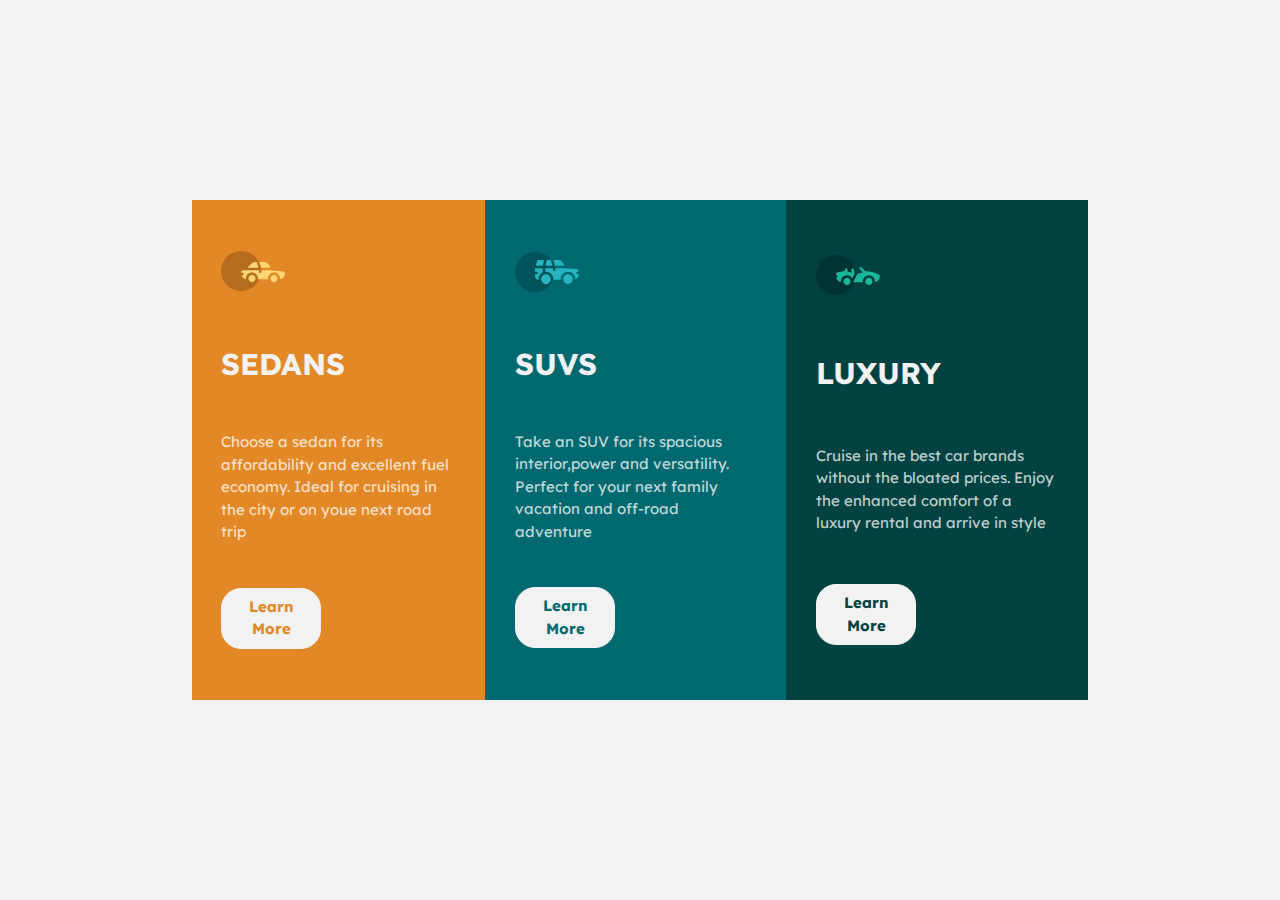
<file: zuri-flex/index.html>
<!DOCTYPE html>
<html lang="en">
  <head>
    <meta charset="UTF-8" />
    <meta http-equiv="X-UA-Compatible" content="IE=edge" />
    <meta name="viewport" content="width=device-width, initial-scale=1.0" />
    <link rel="stylesheet" href="style.css" />
    <title>Zuri Card Design</title>
  </head>
  <body>
    <section class="container">
      <!-- first -->
      <div class="card-1">
        <div>
          <div><img src="icon/Copy of icon-sedans.svg" alt="SEDANS" /></div>
          <h1>SEDANS</h1>
          <p>
            Choose a sedan for its affordability and excellent fuel economy.
            Ideal for cruising in the city or on youe next road trip
          </p>
          <button>Learn More</button>
        </div>
      </div>
      <!-- second -->
      <div class="card-2">
        <div>
          <div><img src="icon/Copy of icon-suvs.svg" alt="SUVS" /></div>
          <h1>SUVS</h1>
          <p>
            Take an SUV for its spacious interior,power and versatility. Perfect
            for your next family vacation and off-road adventure
          </p>
          <button>Learn More</button>
        </div>
      </div>
      <!-- thrid -->
      <div class="card-3">
        <div>
          <div><img src="icon/Copy of icon-luxury.svg" alt="LUXURY" /></div>
          <h1>LUXURY</h1>
          <p>
            Cruise in the best car brands without the bloated prices. Enjoy the
            enhanced comfort of a luxury rental and arrive in style
          </p>
          <button>Learn More</button>
        </div>
      </div>
    </section>
  </body>
</html>
</file>
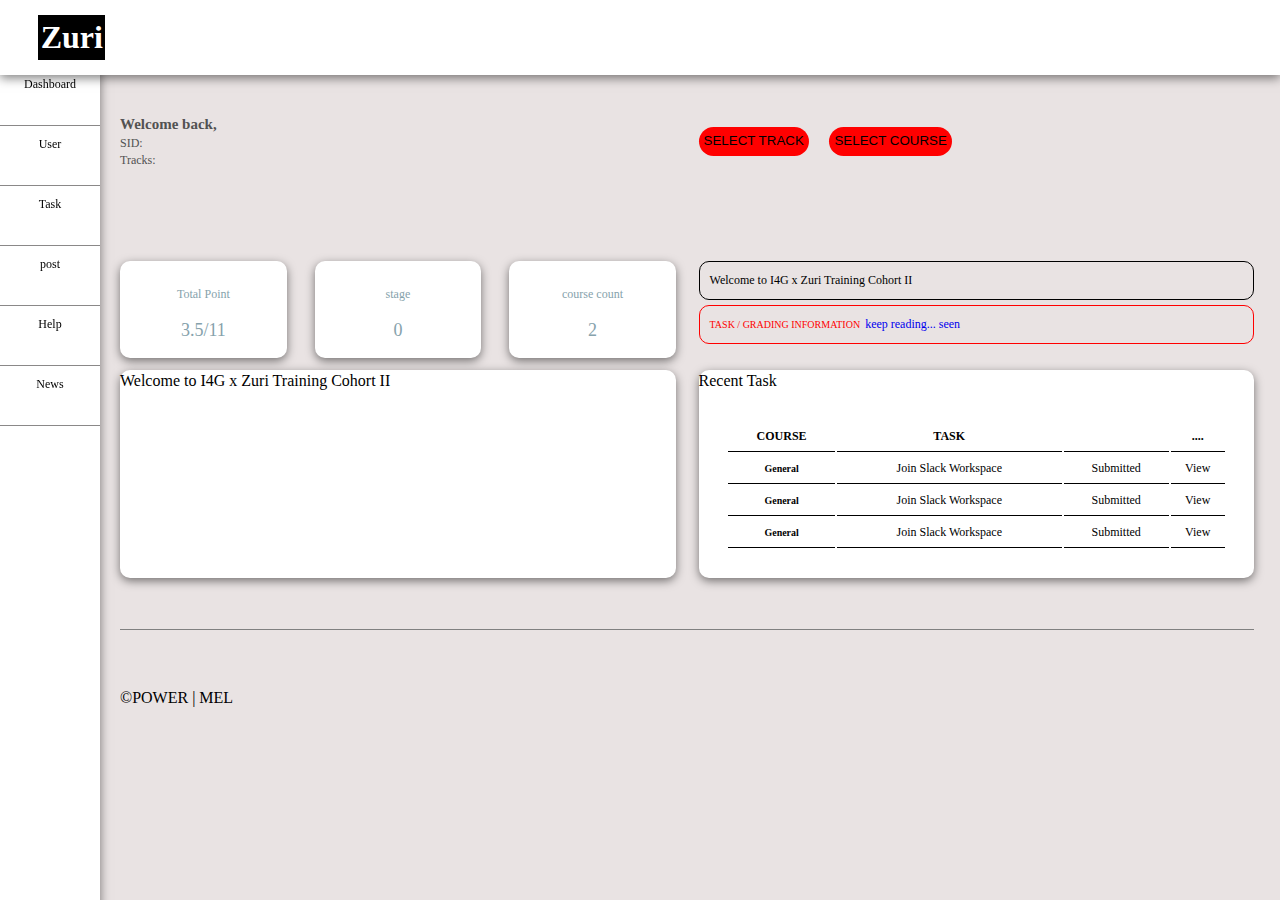
<file: zuri-flex/zuri dash board/index.html>
<!DOCTYPE html>
<html lang="en">
  <head>
    <meta charset="UTF-8" />
    <meta http-equiv="X-UA-Compatible" content="IE=edge" />
    <meta name="viewport" content="width=device-width, initial-scale=1.0" />
    <link rel="stylesheet" href="css/dash.css" />
    <link
      rel="stylesheet"
      href="https://cdnjs.cloudflare.com/ajax/libs/font-awesome/6.2.0/css/all.min.css"
      integrity="sha512-xh6O/CkQoPOWDdYTDqeRdPCVd1SpvCA9XXcUnZS2FmJNp1coAFzvtCN9BmamE+4aHK8yyUHUSCcJHgXloTyT2A=="
      crossorigin="anonymous"
      referrerpolicy="no-referrer"
    />
    <title>Zuri Dashboard</title>
  </head>
  <body>
    <div class="container">
        <!-- nav and header -->
    <header>
        <nav>
          <div class="logo-button">
            <!-- fontawsome icon and logo -->
            <i class="fa-solid fa-bars" id="navbtn"></i>
            <h1>Zuri</h1>
          </div>
          <div class="profile-toggle">
            <!-- fontawsome icon -->
            <i class="fa-solid fa-toggle-off"></i>
            <i class="fa-solid fa-maximize"></i>
            <i class="fa-solid fa-box"></i>
            <i class="fa-regular fa-bell"></i>
            <!-- profile image -->
            <i class="fa-regular fa-user fa-2x"></i>
          </div>
        </nav>
      </header>
  
      <!-- section with display grid a -->
     
        <!-- grid-menu for thr menu bar -->
        <div class="grid-menu">
          <div class="d-b hv">
            <i class="fa-solid fa-gauge"></i>
            <a href="#">Dashboard</a>
          </div>
          <div class="user hv">
            <i class="fa-solid fa-users"></i>
            <a href="#">User</a>
          </div>
          <div class="task hv">
            <i class="fa-solid fa-list-check"></i>
            <a href="#">Task</a>
          </div>
          <div class="post hv">
            <i class="fa-solid fa-paste"></i>
            <a href="#">post</a>
          </div>
          <div class="help hv">
            <i class="fa-solid fa-question"></i>
            <a href="#">Help</a>
          </div>
          <div class="news hv">
            <i class="fa-solid fa-tower-broadcast"></i>
            <a href="#">News</a>
          </div>
        </div>
        <!-- this is the body that contains three div -->
  
        <div class="grid-body">
          <!-- detail/btn  1-->
          <div class="details-course">
            <div class="details">
              <p>Welcome back,</p>
              <p>SID:</p>
              <p>Tracks:</p>
            </div>
  
            <div class="button">
              <button class="btn">Select Track</button>
              <button class="btn">Select course</button>
            </div>
          </div>
          <!-- the end for Detail/btn -->
  
          <!-- detail for wapper card 2 main -->
          <div class="wapper-card">
            <!-- main card div for point ------course count -->
            <div class="grid-card1">
              <div class="point card">
                <i class="fa-solid fa-sun fa-2x"></i>
                <p>Total Point</p>
                <p>3.5/11</p>
              </div>
  
              <div class="stage card">
                <i class="fa-solid fa-cloud fa-2x"></i>
                <p>stage</p>
                <p>0</p>
              </div>
  
              <div class="course-count card">
                <i class="fa-regular fa-copy fa-2x"></i>
                <p>course count</p>
                <p>2</p>
              </div>
            </div>
            <!-- end  main card div for point ------course count -->
  
            <!--being for grid-card2  -->
  
            <div class="grid-card2">
              <div class="first-field">
                <p>Welcome to I4G x Zuri Training Cohort II</p>
              </div>
              <div class="sec-field">
                <p>
                  <span class="mess">TASK / GRADING INFORMATION</span
                  ><a href="#"> keep reading... seen</a>
                </p>
              </div>
            </div>
  
            <!--end for grid-card2   -->
  
            <!-- begin for grid-card3 -->
  
            <div class="grid-card3 card">
              <div>
                <p>Welcome to I4G x Zuri Training Cohort II</p>
                <video src=""></video>
              </div>
            </div>
            <!-- end for grid-card3 -->
  
            <!-- begin for grid-card4 -->
  
            <div class="grid-card4 card">
              <div><p>Recent Task</p></div>
              <div class="table">
                <table>
                  <tr>
                    <th>COURSE</th>
                    <th>TASK</th>
                    <th></th>
                    <th>....</th>
                  </tr>
                  <tr>
                    <td><h5>General</h5></td>
                    <td><p>Join Slack Workspace</p></td>
                    <td>Submitted</td>
                    <td>View</td>
                  </tr>
                  <tr>
                    <td><h5>General</h5></td>
                    <td>
                      <p>Join Slack Workspace</p>
                      <p class="date"></p>
                    </td>
                    <td>Submitted</td>
                    <td>View</td>
                  </tr>
                  <tr>
                    <td><h5>General</h5></td>
                    <td>
                      <p>Join Slack Workspace</p>
                      <p class="date"></p>
                    </td>
                    <td>Submitted</td>
                    <td>View</td>
                  </tr>
                  <tr>
                    <td><h5>General</h5></td>
                    <td>
                      <p>Join Slack Workspace</p>
                      <p class="date"></p>
                    </td>
                    <td>Submitted</td>
                    <td>View</td>
                  </tr>
                  <tr>
                    <td><h5>General</h5></td>
                    <td>
                      <p>Join Slack Workspace</p>
                      <p class="date"></p>
                    </td>
                    <td>Submitted</td>
                    <td>View</td>
                  </tr>
                </table>
              </div>
            </div>
  
            <!-- end for grid-card4 -->
          
       
    
    <!--  end detail for wapper card 2 main -->
        </div>
        <footer><p>&copy;POWER | MEL</p></footer>
    </div>
    <script src="https://cdnjs.cloudflare.com/ajax/libs/gsap/3.11.3/gsap.min.js" integrity="sha512-gmwBmiTVER57N3jYS3LinA9eb8aHrJua5iQD7yqYCKa5x6Jjc7VDVaEA0je0Lu0bP9j7tEjV3+1qUm6loO99Kw==" crossorigin="anonymous" referrerpolicy="no-referrer"></script>
    <script defer src="js/menu.js" defer></script>
  </body>
</html>
</file>
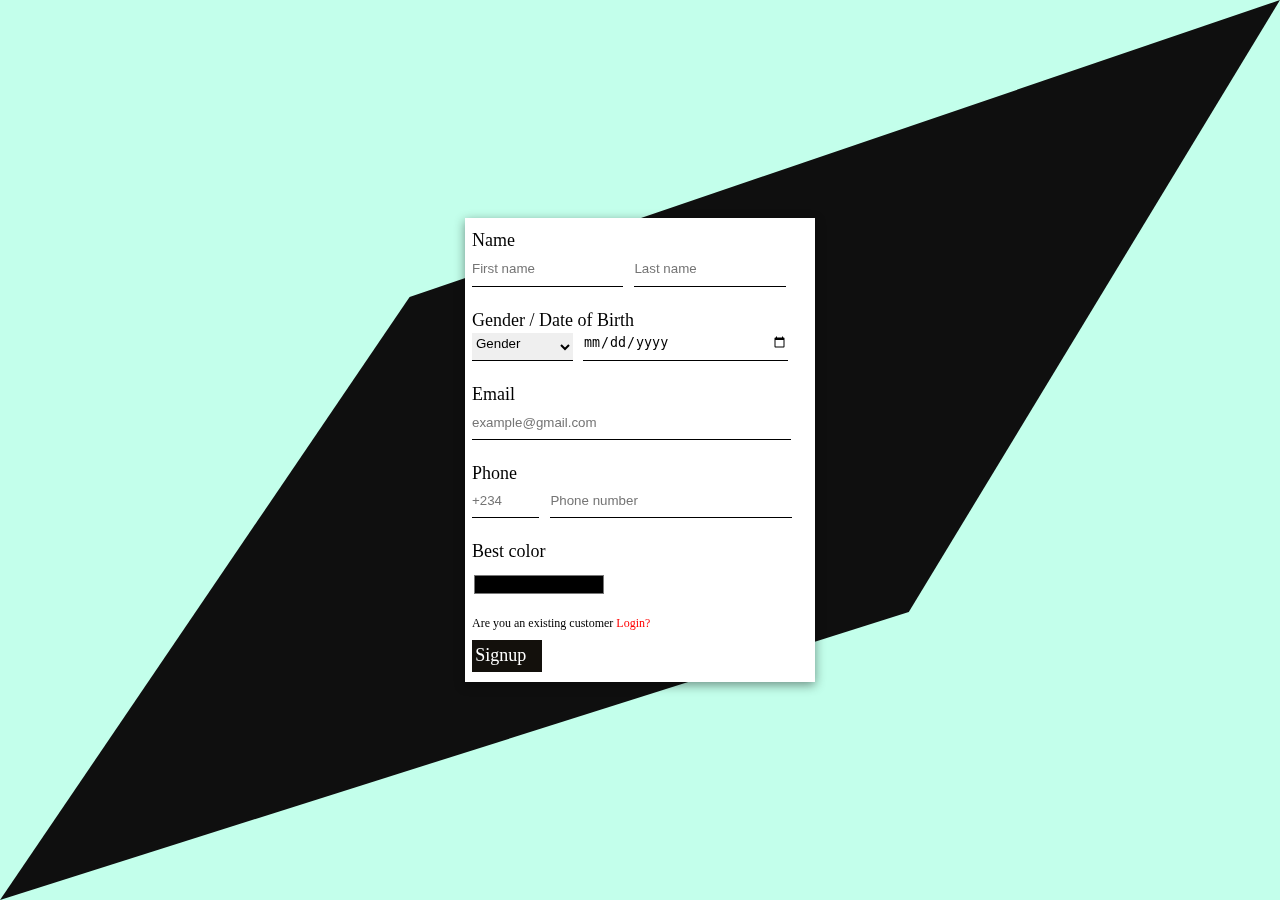
<file: emeka/reg.html>
<!DOCTYPE html>
<html lang="en">
  <head>
    <meta charset="UTF-8" />
    <meta http-equiv="X-UA-Compatible" content="IE=edge" />
    <meta name="viewport" content="width=device-width, initial-scale=1.0" />
    <title>Register to our link</title>
    <link rel="stylesheet" href="reg.css" />
  </head>
  <body>
    <div class="bg"></div>
    <div class="wapper">
      <form action="">
        <div class="box-1">
          <label>Name</label>
          <div>
            <input type="text" placeholder="First name"  pattern="[A-Za-z]{10}" required />
            <input type="text" class="box-1-2" placeholder="Last name" pattern="[A-Za-z]{10}" required />
          </div>
        </div>

        <div class="box-2">
          <label for="company">Gender / Date of Birth</label>
          <div>
            <select id="Gender" name="Gender" class="gender" required>
              <option value="none">Gender</option>
              <option value="ML">Male</option> 
              <option value="FM">Female</option>
              <option value="OT">Other</option>
            </select>
            <input type="date" id="" placeholder="Date of Birth " class="date" required pattern="\d{4}-\d{2}-\d{2}"  />
          </div>
        </div>

        <div class="box-3">
          <label for="email">Email</label>
          <input type="email" placeholder="example@gmail.com" id="email" required pattern="[a-z0-9._%+-]+@[a-z0-9.-]+\.[a-z]{2,}$"  />
        </div>

        <div class="box-4">
          <label>Phone</label>
          <div>
            <input type="tel" class="area-code"  aria-hidden="true" required placeholder="+234"pattern="([1-9]).{3,}" />
            <input type="tel" class="phone" placeholder="Phone number" required pattern="([1-9]).{10,}"/>
          </div>
        </div> 
        <div>
          <label for="Color">Best color</label>
          <input type="color" id="color">

          <div>
            <p>Are you an existing customer <a href="log.html">Login?</a></p>
          </div>
          <a href="sucess.html" class="btn">Signup</a>
        </div>
      </form>
    </div>
  </body>
</html>
</file>
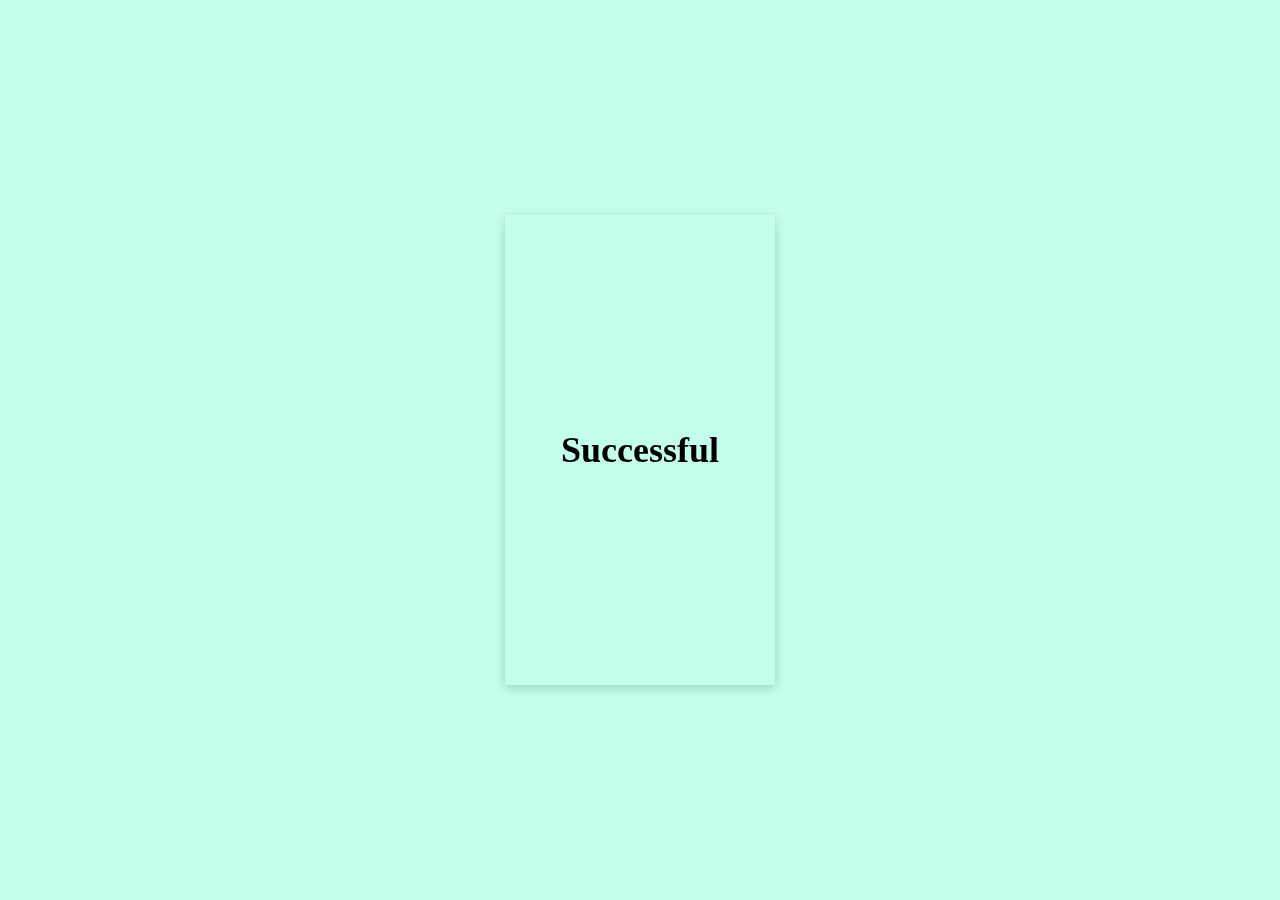
<file: emeka/sucess.html>
<!DOCTYPE html>
<html lang="en">
<head>
    <meta charset="UTF-8">
    <meta http-equiv="X-UA-Compatible" content="IE=edge">
    <meta name="viewport" content="width=device-width, initial-scale=1.0">
    <link rel="stylesheet" href="sucess.css">
    <title>Sucess</title>
</head>
<body>
    <div class="container">
        <h1>Successful</h1>
    </div>
    
</body>
</html>
</file>
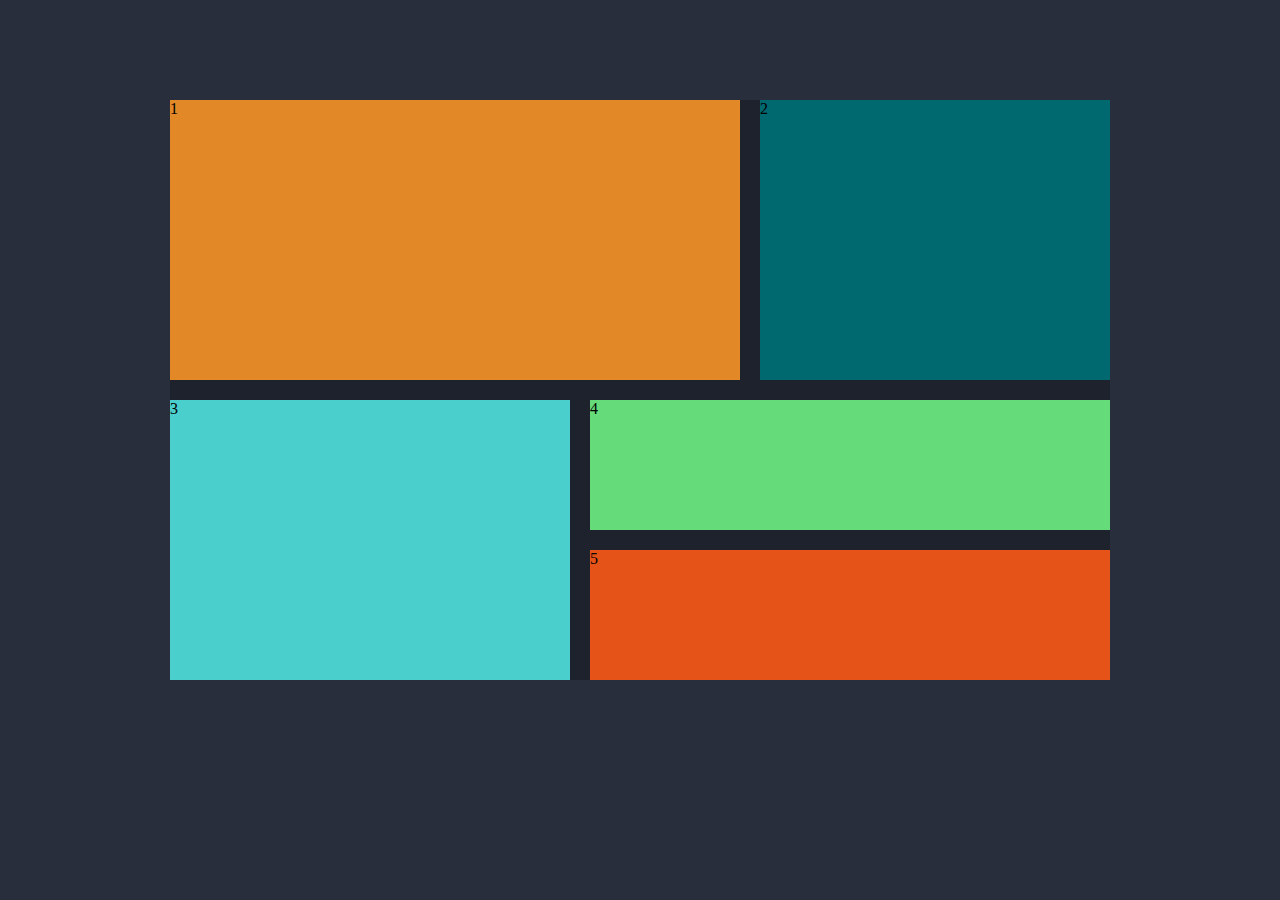
<file: zuri-grid/grid.html>
<!DOCTYPE html>
<html lang="en">
  <head>
    <meta charset="UTF-8" />
    <meta http-equiv="X-UA-Compatible" content="IE=edge" />
    <meta name="viewport" content="width=device-width, initial-scale=1.0" />
    <link rel="stylesheet" href="grid.css" />
    <title>Grid - card</title>
  </head>
  <body>
    <section>
      <div class="card-1">1</div>
      <div class="card-2">2</div>
      <div class="card-3">3</div>
      <div class="card-4">4</div>
      <div class="card-5">5</div>
    </section>
  </body>
</html>
</file>
<file: zuri-flex/style.css>
@import url("https://fonts.googleapis.com/css2?family=Bai+Jamjuree:wght@400;600&family=League+Spartan:wght@700&family=Lexend+Deca:wght@400;700&family=Open+Sans:ital,wght@0,700;1,400&family=Poppins:wght@600&family=Roboto&display=swap");
:root {
  --card-1: hsl(31, 77%, 52%);
  --card-2: hsl(184, 100%, 22%);
  --card-3: hsl(179, 100%, 13%);

  /* Neutral*/
  --p-tag: hsla(0, 0%, 100%, 0.75);
  --b-h-b: hsl(0, 0%, 95%);
}
* {
  font-family: "Lexend Deca", sans-serif;
  line-height: 1.5;
  padding: 0;
  margin: 0;
  box-sizing: border-box;
  font-size: 15px;
}
body {
  background-color: var(--b-h-b);
  display: flex;
  align-items: center;
  justify-content: center;
  height: 100vh;
}
.container {
  display: flex;
  width: 70%;
  height: 500px;
}

/* card -style */
.card-1 {
  background-color: var(--card-1);
  display: flex;
  justify-content: center;
}
.card-2 {
  background-color: var(--card-2);
  display: flex;
  justify-content: center;
}
.card-3 {
  background-color: var(--card-3);
  display: flex;
  justify-content: center;
}

.card-1 > div {
    display: flex;
    flex-direction: column;
    
    justify-content: space-around;
 
  margin: 10%;
}
.card-2 > div {
  display: flex;
  flex-direction: column;
  justify-content: space-around;

  margin: 10%;
}
.card-3 > div {
  display: flex;
  flex-direction: column;
 
  justify-content: space-around;
  margin: 10%;
}

/* tag style */
p {
  color: var(--p-tag);
  font-size: inherit;
}
h1 {
  font-size: 2em;
  color: var(--b-h-b);
}
button {
  width: 100px;
  color:rgb(0, 0, 0);
  background-color: var(--b-h-b);
  border: 1px solid var(--b-h-b);
  padding: 7px 5px ;
  border-radius: 20px;
  cursor: pointer;
  font-family: inherit;
  font-weight: 700;
}
.card-1  button{
  color:var(--card-1);
}
.card-2  button{
color: var(--card-2);
}
.card-3 button{
color: var(--card-3);
}


button:hover{
  background-color: transparent;
  color: var(--b-h-b);
}
</file>
<file: zuri-flex/zuri dash board/css/dash.css>
*{
    padding: 0;
    margin: 0;
    box-sizing: border-box;
    line-height: 1.4;
}

body{
    display: grid;
    
    background-color: rgb(233, 227, 227);
   

}
.container{
    display: grid;
    grid-template-columns: 1fr;
    grid-template-rows: 1fr ;
    column-gap: 2%;
    background-color: rgb(233, 227, 227);
    /* grid-template-areas: 'h h',
    ; */
}

header{
    color: #000;
    background-color: rgb(255, 255, 255);
    padding-top: 15px;
    padding-bottom: 15px;
    box-shadow: 0 3px 10px rgba(0, 0, 0, .5);
position: fixed;
width: 100%;
z-index: 3;
}
nav{
    display:flex;
    align-items: center;
    justify-content: space-between;

}
.logo-button{
   
    margin-left: 2.5%;
    display: flex;
    flex-direction: row;
    align-items: center;
    
}
i{
    cursor: pointer;
}
.logo-button > i{
    margin-right: 10%;
   
}
.logo-button > h1{
    background-color: black;
    color: #fff;
    padding-left: 4%;
    padding-right: 4%;
}

.profile-toggle{
    margin-right: 10%;
    display: flex;
    flex-direction: row;
    justify-content: space-around;
    align-items: center;
}
.profile-toggle > i{
margin-left:10% ;
}


.grid-menu{
    background-color:  #fff;
    height: 100vh;
    box-shadow: 0 3px 10px rgba(0, 0, 0, .5);
    display: grid;
    grid-template-columns: 1fr;
    grid-template-rows: repeat(6,60px);
    text-align: center;
    position: fixed;
    z-index: 2;
    width: 100px;
    margin-top: 66px;
}

 .grid-menu  i{
    padding-top: 10px;
    font-size: 30px;
    
 }
 .grid-menu  i:hover{
 
    
 }
 .hv{
    display: flex;
    flex-direction: column;
    cursor: pointer;
    border: none;
    border-bottom: 1px solid rgba(82, 80, 80, 0.678);
    font-size: 12px;
 } 
 .hv:hover{
    color: lightblue;
 }
 .hv a{
    text-decoration: none;
    color: #000;
 }


 /* card */
 .card{
    background-color: #fff;
    box-shadow: 0 3px 10px rgba(0, 0, 0, .5);
    border-radius: 10px;
}



.grid-body{
    display: grid;
    grid-template-columns: 1fr;
    grid-template-rows: 20% 1fr 1fr;
    gap: 8%;
    margin-right: 2%;
    margin-top: 75px;
    margin-left: 120px;
 }
.details-course{
    display: grid;
    grid-template-columns: 1fr 1fr;
    align-items: center;
    gap: 2%;
}
.details{
    font-size: 12px;
    color: rgb(82, 82, 82);
}
.details p:nth-child(1){
    font-size: 15px;
    font-weight: 700;
}
    





.body{
    margin: 75px 1%;
    transition: ease-in-out 500ms;
}


 /* table */
 .table{
    overflow: scroll;
   height: 130px;
    font-size: 12px;
    margin: 5%;
   
 }
 table{
    width: 100%;
    text-align: center;
 }
 tr{
    height: 30px; 
 }
th{
    border-bottom: 1px solid black;
height: 30px;
   
    
}
td{
    border-bottom: 1px solid black;
   
}


/* wapper-card */

.wapper-card{
    display: grid;
    grid-template-columns: repeat(2,1fr);
    column-gap: 2%;
    row-gap: 4%;
}
.grid-card1{
    display: grid;
    grid-template-columns: repeat(3,1fr);
    text-align: center;
    column-gap: 5%;
}
.grid-card1 p{
    font-size: 12px;
    margin-top: 15px;
}
.grid-card1 .point p:nth-child(3){
    padding-bottom: 15px;
    font-size: 18px;
}
.grid-card1 .stage p:nth-child(3){
    padding-bottom: 15px;
    font-size: 18px;
}
.grid-card1 .course-count p:nth-child(3){
    padding-bottom: 15px;
    font-size: 18px;
}

.grid-card1 i{
   padding-top: 10px;
    font-size: 45px;
}

.point{
    text-align: center;
    transition: ease-in 500ms;
    display: flex;
    flex-direction: column;
    justify-content: center;
    color: rgb(134, 162, 172);
   
}
.stage{
    color: rgb(134, 162, 172);
    text-align: center;
    transition: ease-in 500ms;
    display: flex;
    flex-direction: column;
    justify-content: center;
}
.course-count{
    color: rgb(134, 162, 172);
    text-align: center;
    transition: ease-in 500ms;
    display: flex;
    flex-direction: column;
    justify-content: center;
}
.point:hover{
    transform: scale(109%);
}
.stage:hover{
    transform: scale(109%);
}
.course-count:hover{
    transform: scale(109%);
}

/* field */
.first-field{
    border: 1px solid black;
    border-radius: 10px;
    padding: 10px;
    font-size: 12px;
}
.sec-field{
    margin-top: 5px;
    border: 1px solid red;
    border-radius: 10px;
    padding: 10px;
    color: grey;
    font-size: 12px;
    
}
.sec-field a{
    text-decoration: none;
    margin-left: 2px;
}
.mess{
    color: red;
    font-size: 10px;
}

/* btn */

.btn{
    background-color: red;
    border: none;
    padding: 5px;
    border-radius: 30px;
    cursor: pointer;
    text-transform: uppercase;
    transition: ease-in 500ms;
}
.btn:hover{
    background-color: rgb(0, 0, 0);
    color: #fff;
    
}
button:nth-child(2){
    margin-left: 3%;
}


/* footer */
footer{
    border-top: 1px solid gray;
    margin-top: 10px;
}
footer p{
    margin-top: 5%;
}
@media(max-width:725px) {
    .grid-body{
        grid-template-columns: 1fr;
        grid-template-rows: repeat(3,400px);
        margin-left: 8%;
        margin-right: 8%;
        gap: 10px;
        
    }
    .details-course {
        grid-template-columns: 1fr;
    }
    .grid-menu{
        width: 80px;

    }
    .wapper-card {
        
        grid-template-columns: 1fr;
        
    }
    .grid-card1 {
    
        grid-template-columns: 1fr;
        row-gap: 30px;
        
    }
    footer{
        margin:0;
    }
}
</file>
<file: emeka/reg.css>
*{
    margin: 0;
    padding: 0;
    box-sizing: border-box;
    line-height: 1.4;
 
}
body{
    font-size: 18px;
    display: grid;
    place-items: center;
    grid-template-columns: auto;
    grid-template-rows: auto;
    background-color: hsla(160, 100%, 75%, 0.473);
    text-align: left;
    height: 100vh;
}
.bg{
    clip-path: polygon(32% 33%, 100% 0, 71% 68%, 0 100%);
    width: 100%;
    height: 100%;
    background: #0f0f0f;
    position: absolute;
    z-index: -2;

}
.wapper{
  width: 350px;
   max-height: 700px;
    display:grid;
    grid-template-columns: 1fr;
    background-color:#fff;
    box-shadow: 0 3px 10px rgba(0, 0, 0, 0.438);
    backdrop-filter: blur(5px);
   
  margin:3% auto ;
    

}


form{
    display: flex;
    flex-direction: column;
  
   
}

form > div{
    margin: 3% 2%;
    display: flex;
    
   

}
.box-1{
    display: flex;
    flex-direction: column;
}
.box-1 div{
    display: inline;
}
.box-1  input[type="text"]{
    margin-top: 2%;
    width: 45%;
    padding-bottom: 2%;
    border: none;
    outline: none;
    background-color: transparent;
    border-bottom: 1px solid #000;
}

.box-1-2{
    margin-left: 2%;
}




form > div:nth-child(2){
    display: flex;
    flex-direction: column;
}

.box-2 input[type="text"]{
    margin-top: 2%;
    width: 95%;
    padding-bottom: 2%;
    border: none;
    outline: none;
    border-bottom: 1px solid #000;
    background-color: transparent;
  
}
.box-2 >div{
    display: flex;
}
div>.gender{
        width: 30%;
        padding-bottom: 2%;
        border: none;
        outline: none;
        border-bottom: 1px solid #000;
}
div > .date{
   width: 61%;
    margin-left: 3%;
    padding-bottom: 2%;
    border: none;
    outline: none;
    border-bottom: 1px solid #000;
}


form > div:nth-child(3){
display: flex;
flex-direction: column;
}

.box-3 input[type="email"]{
    width: 95%;
    margin-top: 2%;
    padding-bottom: 2%;
    border: none;
    outline: none;
    border-bottom: 1px solid #000;
    
}


form > div:nth-child(4){
    display: flex;
flex-direction: column;

}




div > .area-code{
    width: 20%;
    padding-bottom: 2%;
    border: none;
    outline: none;
    border-bottom: 1px solid #000;
}
div > .phone{
    width: 72%;
    margin-left: 2%;
    padding-bottom: 2%;
    border: none;
    outline: none;
    border-bottom: 1px solid #000;
}


form div:nth-child(5){
    display: flex;
    flex-direction: column;
    
}

form div:nth-child(5) > input{
    width: 40%;
    margin-top: 2%;
    outline: none;
    background-color: transparent;
    border: none;
}
input{
    background-color: transparent;
    line-height: 1.4;

    
   }
   .btn{
    width: 70px;
    margin-top: 2.5%;
    color: #fff;
    border: none;
    padding: 1% 1%;
    text-decoration: none;
    background-color: rgb(19, 16, 12);
    
   }
   .btn:hover{
    border-top: 1px solid black;
    border-bottom: 0px solid black;
    background-color:rgba(127, 255, 212, 0.274) ;
    border-radius: 10px;
    transition: ease-in-out .3s;
    background-image: linear-gradient(120deg, #25954c, rgba(255, 255, 255, 0), #33c968);
    
   }
   .btn:active{
    transform: scaleX(100%);
   
    
   }
   div > p{
    font-size: 12px;
    margin-top: 5%;
   }
   div > p>a{
    font-size: 12px;
    margin-top: 5%;
    text-decoration: none;
    color: red;
   }
   div:nth-child(5) label{
    font-size: 18px;
   }
</file>
<file: emeka/sucess.css>
*{
    margin: 0;
    padding: 0;
    box-sizing: border-box;
    line-height: 1.4;
 
}
body{
    font-size: 18px;
    display: grid;
    place-items: center;
    grid-template-columns: auto;
    grid-template-rows: auto;
    background-color: hsla(160, 100%, 75%, 0.473);
    text-align: left;
    height: 100vh;
}
.container {
    /* margin:50px auto; */
    width:270px;
    display: flex;
    justify-content: center;
    align-items: center;
  
    
    backdrop-filter: blur(3px);
    box-shadow:   0 3px 10px rgba(0, 0, 0, 0.185);
    height: 470px;
    background-color: rgba(255, 255, 255, 0);
    background-repeat: no-repeat;
    
  }
</file>
<file: zuri-grid/grid.css>
:root {
  --card-1: hsl(31, 77%, 52%);
  --card-2: hsl(184, 100%, 22%);
  --card-3: hsl(179, 58%, 55%);
  --card-4:hsl(130, 62%, 63%);
  --card-5:hsl(17, 80%, 50%);
  --back-g-b:hsl(227, 19%, 20%);
  --back-g-c:hsl(177, 46%, 55%);
  /* Neutral*/
 
}
*{
  padding: 0;
  margin: 0;
  box-sizing: border-box;
}
body {
  background-color: var(--back-g-b);
  display: grid;
  

}
section{
  display: grid;
  gap: 20px;
  grid-template-columns: 400px 150px 350px;
  grid-template-rows:repeat(4,130px) ;
  grid-template-areas: 
  'a a b'
  'a a b'
  'c d d'
  'c e e';
  margin: 100px auto;
  background-color: rgba(0, 0, 0, 0.26);
}

.card-1{
background-color: var(--card-1);
grid-area: a;
}
.card-2{
background-color: var(--card-2);
grid-area: b;
}
.card-3{
background-color: var(--card-3);
grid-area: c;

}
.card-4{
background-color: var(--card-4);
grid-area: d;

}
.card-5{
    background-color: var(--card-5);
    grid-area: e;
 
}
</file>
